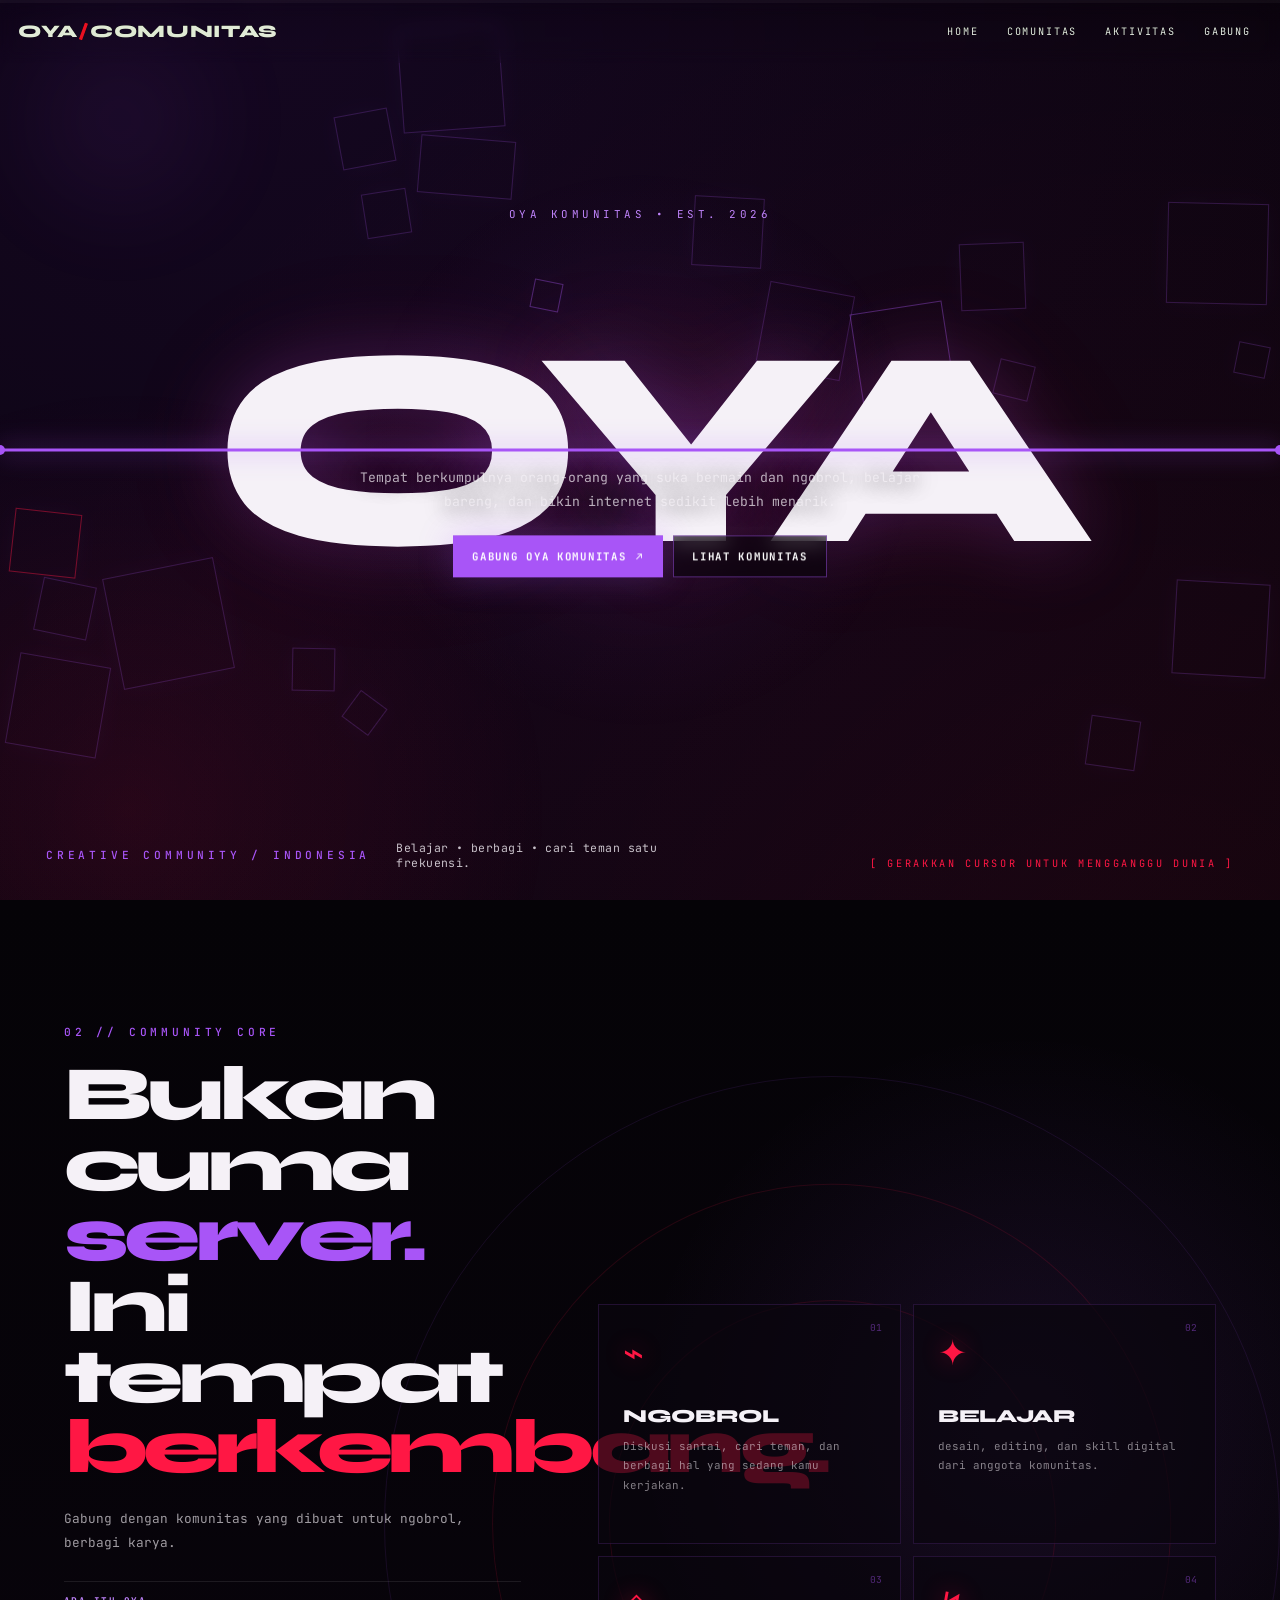
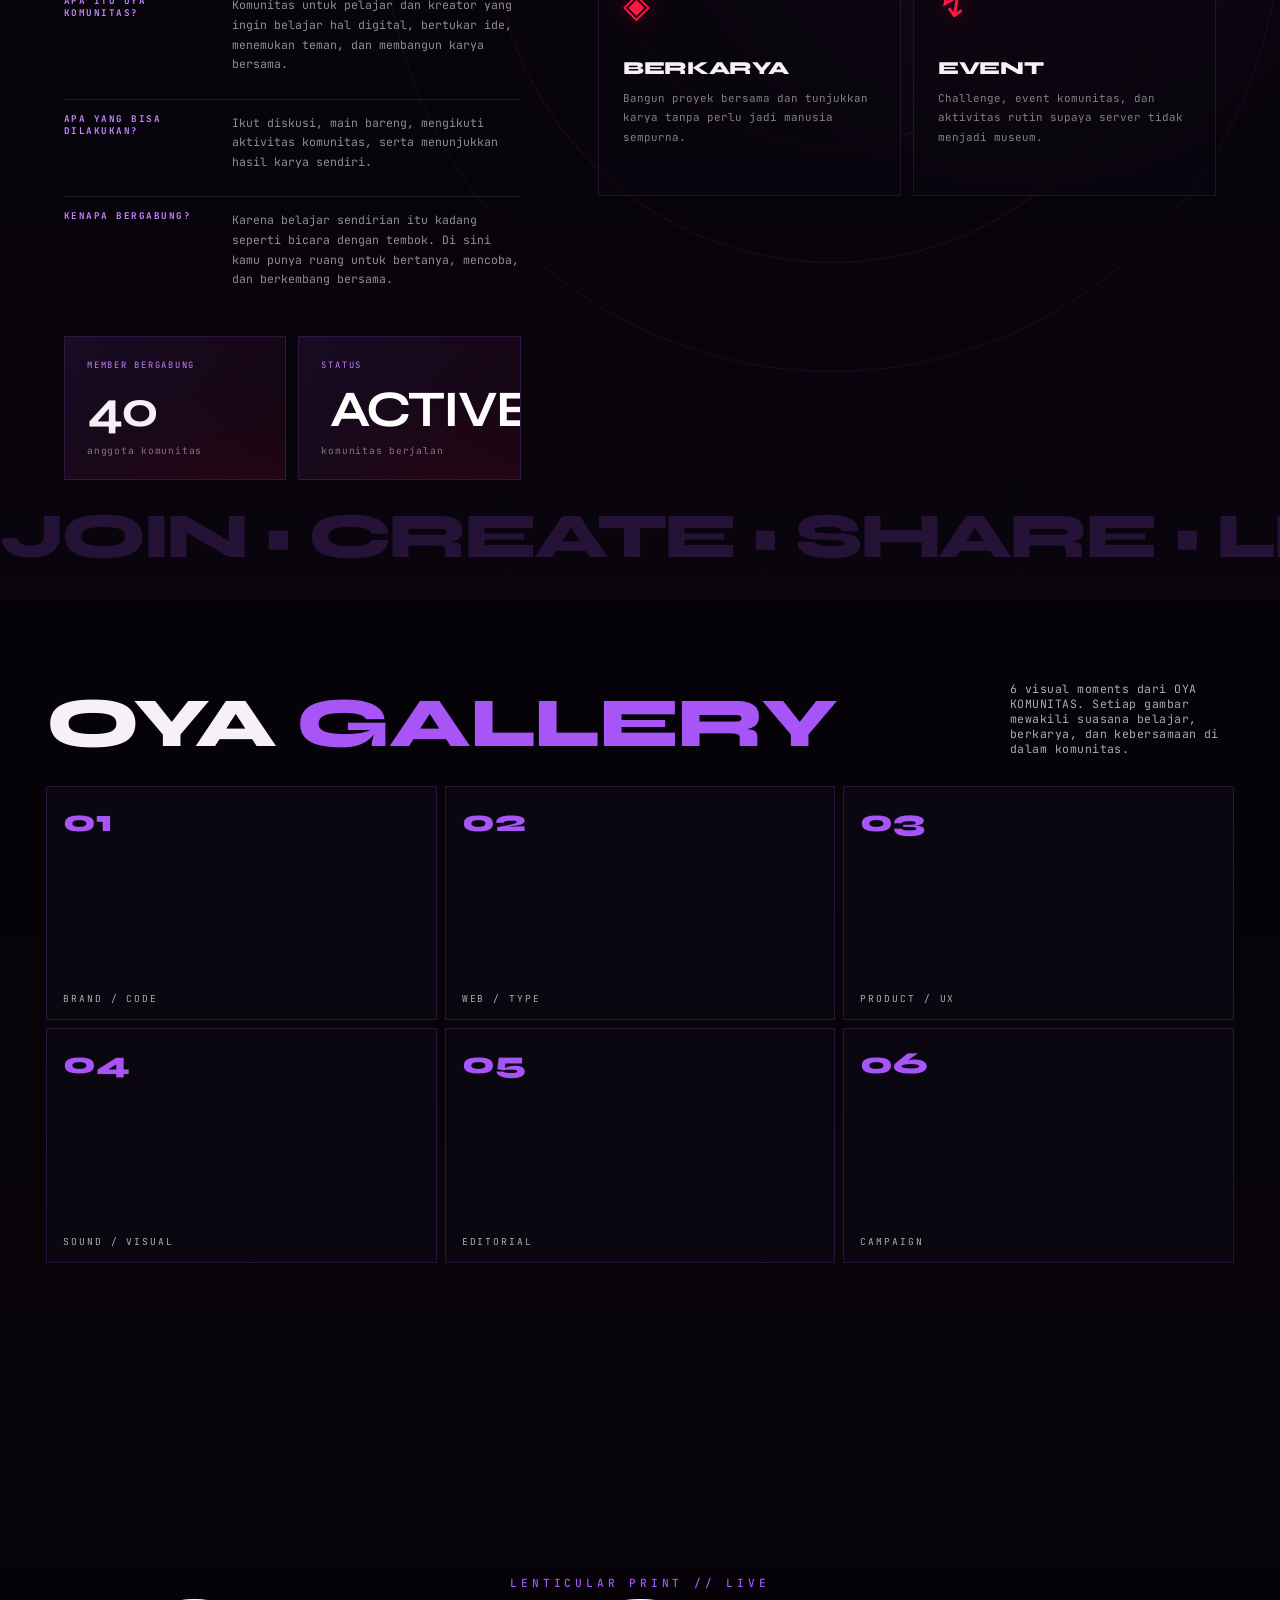
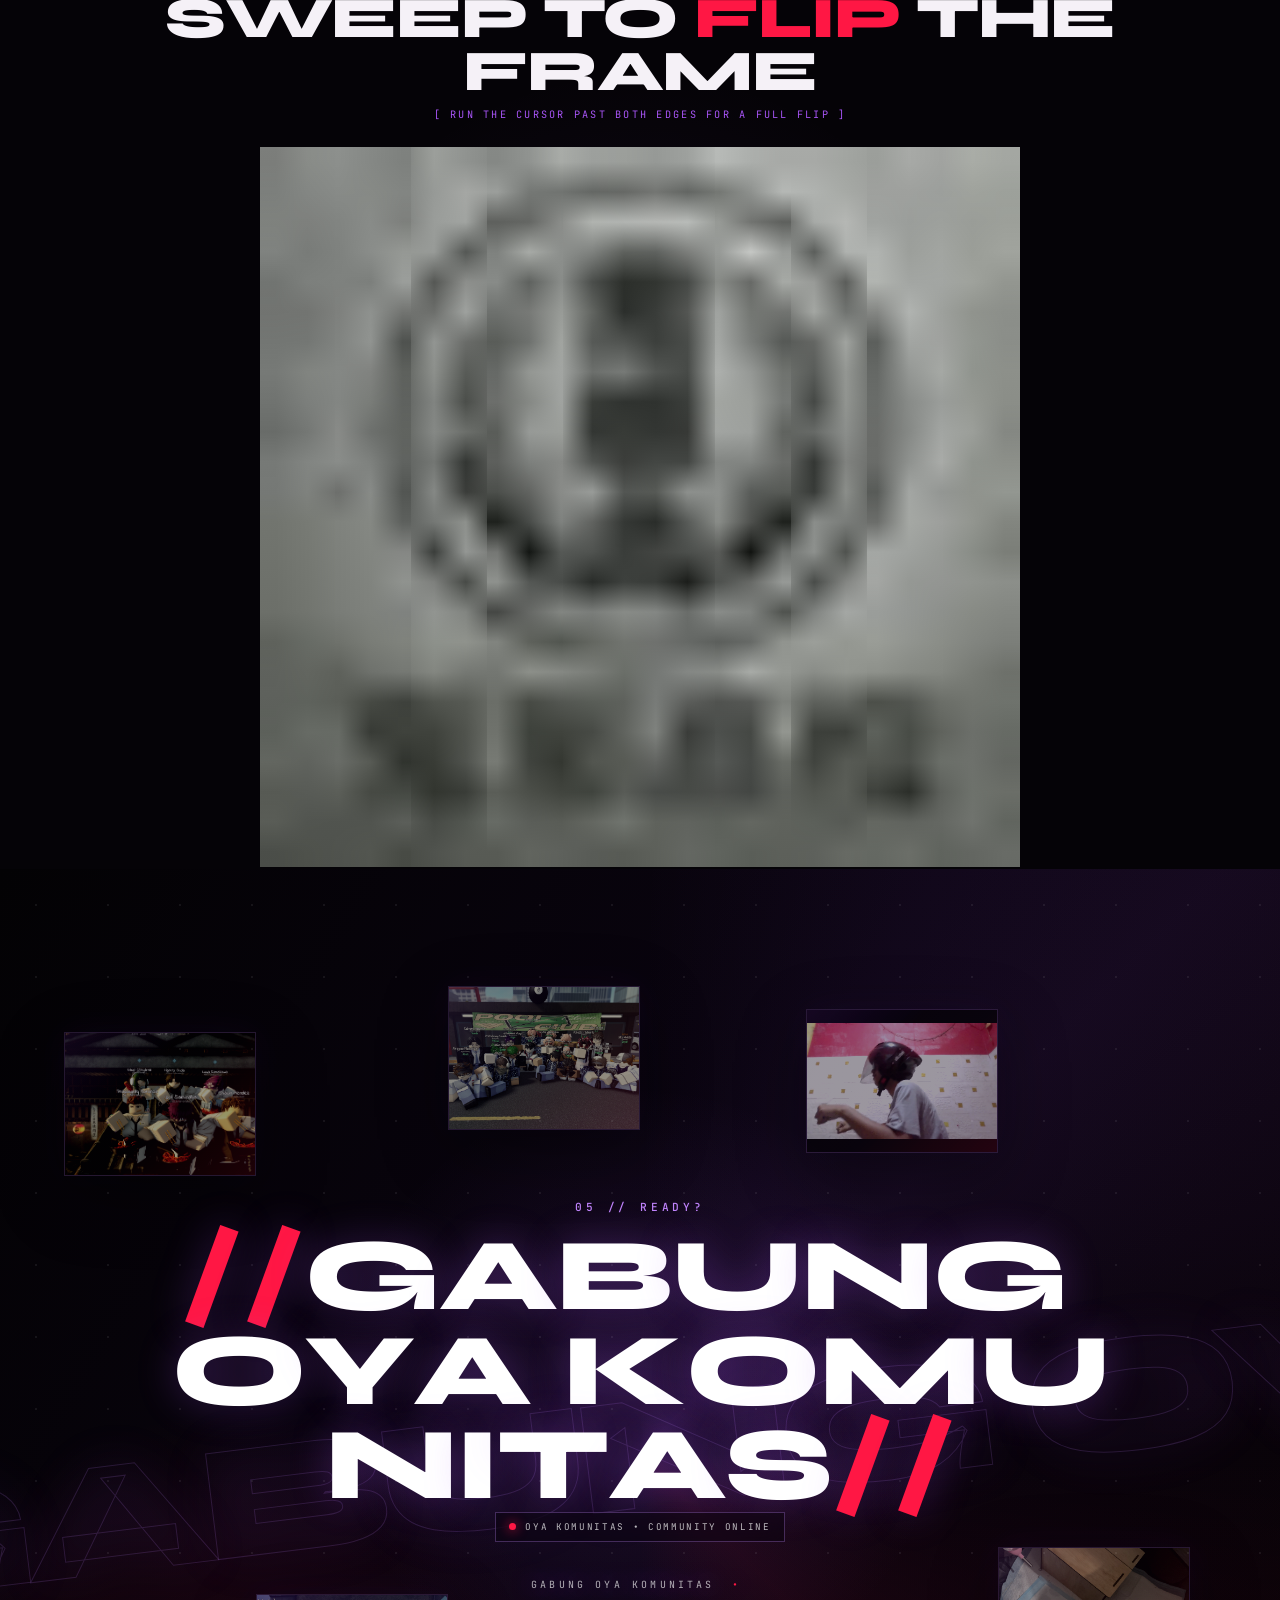
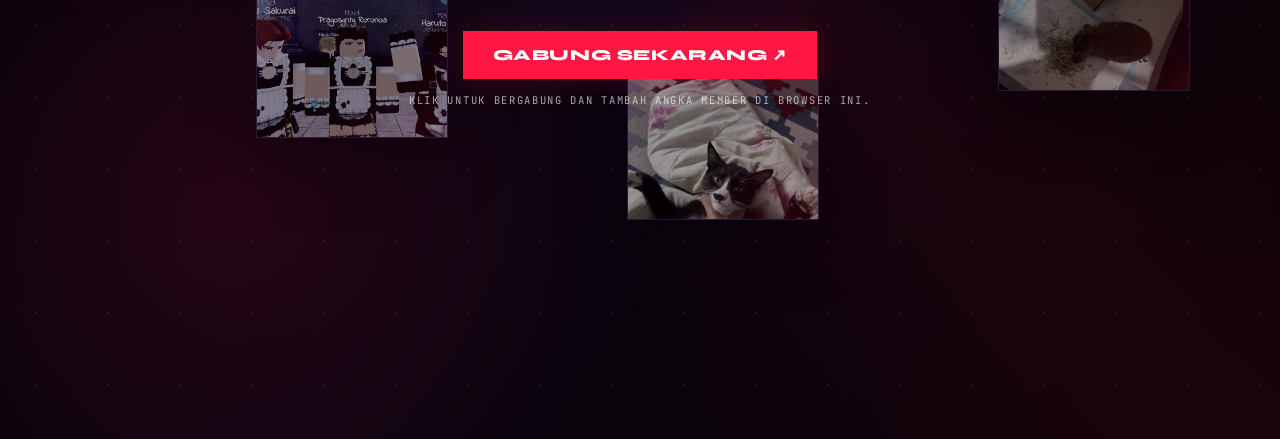
<file: index.html>
<!DOCTYPE html>
<html lang="id">
    <head>
        <meta charset="UTF-8">
        <meta name="viewport" content="width=device-width, initial-scale=1.0">
        <title>OYA COMUNITAS</title>
        <meta name="description"
              content="OYA COMUNITAS — ruang berkumpul, berbagi, belajar, berkarya, dan berkembang bersama.">
        <link rel="preconnect" href="https://fonts.googleapis.com">
        <link rel="preconnect" href="https://fonts.gstatic.com" crossorigin>
        <link href="https://fonts.googleapis.com/css2?family=JetBrains+Mono:wght@400;500;700&family=Syne:wght@700;800&display=swap"
              rel="stylesheet">
        <link rel="stylesheet" href="style.css">
    </head>
    <body>
        <div class="oya-scroll-progress" aria-hidden="true"><i id="oyaScrollProgress"></i></div>
        <div class="oya-floating-orb" aria-hidden="true"></div>
        <!-- ====================== TOP BAR ====================== -->
        <nav class="topbar">
            <a class="brand" href="#hero">OYA<span>/</span>COMUNITAS</a>
            <div class="nav-index">
                <a href="#hero">Home</a>
                <a href="#community">COMUNITAS</a>
                <a href="#projects">Aktivitas</a>
                <a href="#initiate">Gabung</a>
            </div>
        </nav>
        <!-- ====================== 01 HERO ====================== -->
        <section class="hero" id="hero">
            <div class="hero-kicker">OYA KOMUNITAS • EST. 2026</div>
            <h1 class="hero-title">OYA</h1>
            <div class="hero-copy">
                <p>Tempat berkumpulnya orang-orang yang suka bermain dan ngobrol, belajar bareng, dan bikin internet sedikit lebih menarik.</p>
                <div class="hero-actions">
                    <a class="community-btn primary" href="#initiate">GABUNG OYA KOMUNITAS <span>↗</span></a>
                    <a class="community-btn ghost" href="#community">LIHAT KOMUNITAS</a>
                </div>
            </div>
            <svg class="string-svg"
                 id="stringSvg"
                 preserveAspectRatio="none"
                 aria-hidden="true">
                <path class="string-path" id="stringPath"></path>
                <circle class="string-anchor" id="anchorL" r="5"></circle>
                <circle class="string-anchor" id="anchorR" r="5"></circle>
                <circle class="string-grip"   id="grip"    r="7"></circle>
            </svg>
            <div class="hero-foot">
                <span class="mono-label">CREATIVE COMMUNITY / INDONESIA</span>
                <p>Belajar • berbagi • cari teman satu frekuensi.</p>
            </div>
            <div class="hero-hint">[ gerakkan cursor untuk mengganggu dunia ]</div>
        </section>

        <!-- ====================== COMMUNITY ====================== -->
        <section class="community-section" id="community">
            <div class="community-orbit" aria-hidden="true"></div>
            <div class="community-grid">
                <div class="community-intro reveal-on-scroll">
                    <span class="mono-label">02 // COMMUNITY CORE</span>
                    <h2>Bukan cuma <i>server.</i><br>Ini tempat <span>berkembang.</span></h2>
                    <p>Gabung dengan komunitas yang dibuat untuk ngobrol, berbagi karya.</p>
                    <div class="school-explainer">
                        <div><b>APA ITU OYA KOMUNITAS?</b><span>Komunitas untuk pelajar dan kreator yang ingin belajar hal digital, bertukar ide, menemukan teman, dan membangun karya bersama.</span></div>
                        <div><b>APA YANG BISA DILAKUKAN?</b><span>Ikut diskusi, main bareng, mengikuti aktivitas komunitas, serta menunjukkan hasil karya sendiri.</span></div>
                        <div><b>KENAPA BERGABUNG?</b><span>Karena belajar sendirian itu kadang seperti bicara dengan tembok. Di sini kamu punya ruang untuk bertanya, mencoba, dan berkembang bersama.</span></div>
                    </div>
                    <div class="community-stats">
                        <div class="stat-card">
                            <span class="stat-label">MEMBER BERGABUNG</span>
                            <strong class="member-counter" id="memberCount" data-members="83">0</strong>
                            <small>anggota komunitas</small>
                        </div>
                        <div class="stat-card">
                            <span class="stat-label">STATUS</span>
                            <strong class="pulse-status"><i></i> ACTIVE</strong>
                            <small>komunitas berjalan</small>
                        </div>
                    </div>
                </div>
                <div class="community-features">
                    <article class="feature-card reveal-on-scroll" data-tilt>
                        <span class="feature-no">01</span>
                        <div class="feature-icon">⌁</div>
                        <h3>NGOBROL</h3>
                        <p>Diskusi santai, cari teman, dan berbagi hal yang sedang kamu kerjakan.</p>
                    </article>
                    <article class="feature-card reveal-on-scroll" data-tilt>
                        <span class="feature-no">02</span>
                        <div class="feature-icon">✦</div>
                        <h3>BELAJAR</h3>
                        <p>desain, editing, dan skill digital dari anggota komunitas.</p>
                    </article>
                    <article class="feature-card reveal-on-scroll" data-tilt>
                        <span class="feature-no">03</span>
                        <div class="feature-icon">◈</div>
                        <h3>BERKARYA</h3>
                        <p>Bangun proyek bersama dan tunjukkan karya tanpa perlu jadi manusia sempurna.</p>
                    </article>
                    <article class="feature-card reveal-on-scroll" data-tilt>
                        <span class="feature-no">04</span>
                        <div class="feature-icon">↯</div>
                        <h3>EVENT</h3>
                        <p>Challenge, event komunitas, dan aktivitas rutin supaya server tidak menjadi museum.</p>
                    </article>
                </div>
            </div>
            <div class="community-marquee" aria-hidden="true">
                <div>JOIN • CREATE • SHARE • LEARN • CONNECT • JOIN • CREATE • SHARE • LEARN • CONNECT • </div>
            </div>
        </section>
        <!-- ====================== 03 MATRIX ====================== -->
        <section class="matrix-wrap" id="projects">
            <div class="section-head">
                <h2>OYA <i>GALLERY</i></h2>
                <p>6 visual moments dari OYA KOMUNITAS. Setiap gambar mewakili suasana belajar, berkarya, dan kebersamaan di dalam komunitas.</p>
            </div>
            <div class="matrix" id="matrix">
                <!-- OYA gallery: 6 visual moments -->
                <div class="cell" tabindex="0" role="button" aria-label="Project Helix">
                    <div class="cell-media" style="background-image:url('images/1.png')"></div>
                    <div class="cell-num">01</div>
                    <div class="cell-name"></div>
                    <div class="cell-detail"></div>
                    <div class="cell-cat">Brand / Code</div>
                </div>
                <div class="cell" tabindex="0" role="button" aria-label="Project Drift">
                    <div class="cell-media" style="background-image:url('images/2.png')"></div>
                    <div class="cell-num">02</div>
                    <div class="cell-name"></div>
                    <div class="cell-detail"></div>
                    <div class="cell-cat">Web / Type</div>
                </div>
                <div class="cell" tabindex="0" role="button" aria-label="Project Onyx">
                    <div class="cell-media" style="background-image:url('images/3.png')"></div>
                    <div class="cell-num">03</div>
                    <div class="cell-name"></div>
                    <div class="cell-detail"></div>
                    <div class="cell-cat">Product / UX</div>
                </div>
                <div class="cell" tabindex="0" role="button" aria-label="Project Pulse">
                    <div class="cell-media" style="background-image:url('images/4.png')"></div>
                    <div class="cell-num">04</div>
                    <div class="cell-name"></div>
                    <div class="cell-detail"></div>
                    <div class="cell-cat">Sound / Visual</div>
                </div>
                <div class="cell" tabindex="0" role="button" aria-label="Project Vellum">
                    <div class="cell-media" style="background-image:url('images/5.png')"></div>
                    <div class="cell-num">05</div>
                    <div class="cell-name"></div>
                    <div class="cell-detail"></div>
                    <div class="cell-cat">Editorial</div>
                </div>
                <div class="cell" tabindex="0" role="button" aria-label="Project Signal">
                    <div class="cell-media" style="background-image:url('images/6.png')"></div>
                    <div class="cell-num">06</div>
                    <div class="cell-name"></div>
                    <div class="cell-detail"></div>
                    <div class="cell-cat">Campaign</div>
                </div>
            </div>
        </section>
        <!-- ====================== 04 LENTICULAR ====================== -->
        <section class="reveal" id="reveal">
            <div class="reveal-cap">
                <span class="mono-label">Lenticular Print // Live</span>
                <h2>SWEEP TO <i>FLIP</i> THE FRAME</h2>
                <p style="font-size:.64rem;
                          letter-spacing:.22em;
                          text-transform:uppercase;
                          color:var(--accent-1);
                          margin-top:10px">[ run the cursor past both edges for a full flip ]</p>
            </div>
            <div class="lenti-stage" id="lentiStage">
                <div class="lenti" id="lenti" aria-hidden="true"
                     data-front="images/dt.webp"
                     data-back="images/11.png"></div>
            </div>
        </section>
        <!-- ====================== 05 JOIN / INITIATE ====================== -->
        <footer class="initiate" id="initiate">
            <div class="join-motion" aria-hidden="true">
                <div class="join-backdrop-text">GABUNG OYA KOMUNITAS</div>
                <div class="join-particles"></div>
                <div class="join-gallery" id="joinGallery">
                    <div class="join-photo" data-depth="0.35"><img src="images/1.png" alt=""></div>
                    <div class="join-photo" data-depth="0.55"><img src="images/2.png" alt=""></div>
                    <div class="join-photo" data-depth="0.25"><img src="images/3.png" alt=""></div>
                    <div class="join-photo" data-depth="0.65"><img src="images/4.png" alt=""></div>
                    <div class="join-photo" data-depth="0.45"><img src="images/5.png" alt=""></div>
                    <div class="join-photo" data-depth="0.75"><img src="images/6.png" alt=""></div>
                </div>
            </div>
            <div class="initiate-inner">
                <span class="mono-label join-kicker">05 // READY?</span>
                <h2 class="scatter" id="scatter">//GABUNG OYA KOMUNITAS//</h2>
                <div class="oya-join-badge"><i></i> OYA KOMUNITAS • COMMUNITY ONLINE</div>
                <div class="join-school-label">GABUNG OYA KOMUNITAS <span>•</span></div>
                <div class="sub-wrap" id="subWrap">
                    <form class="subscribe" id="subscribe" novalidate>
                        <!--<input type="email"
                               class="sub-input"
                               id="subEmail"
                               placeholder="you@studio.com"
                               aria-label="Email address"
                               required>-->
                        <a href="https://discord.gg/HJ57pN7p8"target="_blank"rel="noopener noreferrer"class="sub-btn">GABUNG SEKARANG ↗</a>
                    </form>
                    <div class="sub-note" id="subNote">Klik untuk bergabung dan tambah angka member di browser ini.</div>
                </div>
            </div>
            <div class="sig-foot">
            </div>
        </footer>
        <script src="script.js"></script>
    </body>
</html>
</file>
<file: style.css>
/*
  Kinetic Template
  https://templatemo.com/tm-631-kinetic
*/

/* =========================================================
   THE KINETIC  //  Onyx & Acid-Violet
   Single file. Vanilla only. No frameworks.
   ========================================================= */

:root {
    --bg-main: #08080A;
    /* Deep Onyx */
    --text-main: #EFEFEF;
    /* Harsh Silver */
    --accent-1: #D0FF00;
    /* Acid Yellow */
    --accent-2: #FF9E5E;
    /* Soft Orange */
    --accent-2-bg: #D98268;
    /* Soft Terracotta - large fills only */

    /* derived onyx surfaces (kept near-black, never mid-tone) */
    --surf-1: #0D0D11;
    --surf-2: #131319;

    --ease-out: cubic-bezier(.16, 1, .3, 1);
    --ease-io: cubic-bezier(.86, 0, .07, 1);

    --edge-1: rgba(208, 255, 0, .22);
    --edge-2: rgba(255, 158, 94, .30);
}

* {
    margin: 0;
    padding: 0;
    box-sizing: border-box;
}

html {
    scroll-behavior: smooth;
}

body {
    background: var(--bg-main);
    color: var(--text-main);
    font-family: 'JetBrains Mono', monospace;
    -webkit-font-smoothing: antialiased;
    overflow-x: hidden;
}

::selection {
    background: var(--accent-1);
    color: var(--bg-main);
}

h1,
h2,
h3,
.syne {
    font-family: 'Syne', sans-serif;
    font-weight: 800;
    line-height: .92;
    letter-spacing: -.02em;
}

a {
    color: inherit;
    text-decoration: none;
}

.mono-label {
    font-size: .7rem;
    font-weight: 500;
    letter-spacing: .34em;
    text-transform: uppercase;
    color: var(--accent-1);
}

/* ---------- Fixed top bar ---------- */
.topbar {
    position: fixed;
    inset: 0 0 auto 0;
    z-index: 60;
    display: flex;
    align-items: center;
    justify-content: space-between;
    padding: 18px clamp(18px, 4vw, 1px);
    mix-blend-mode: difference;
    pointer-events: none;
}

.topbar a {
    pointer-events: auto;
}

.brand {
    font-family: 'Syne', sans-serif;
    font-weight: 800;
    font-size: 1.1rem;
    letter-spacing: .04em;
    color: var(--text-main);
}

.brand span {
    color: var(--accent-1);
}

.nav-index {
    display: flex;
    gap: 6px;
    flex-wrap: wrap;
    justify-content: flex-end;
}

.nav-index a {
    font-size: .64rem;
    letter-spacing: .18em;
    text-transform: uppercase;
    color: var(--text-main);
    padding: 6px 10px;
    border: 1px solid transparent;
    transition: background .35s var(--ease-out), color .35s var(--ease-out), transform .35s var(--ease-out);
}

.nav-index a:hover {
    background: var(--accent-1);
    color: var(--bg-main);
    transform: skewX(-8deg);
}

/* over the light footer: drop the difference blend, use solid dark text */
.topbar.on-light {
    mix-blend-mode: normal;
}

.topbar.on-light .brand,
.topbar.on-light .brand span,
.topbar.on-light .nav-index a {
    color: var(--bg-main);
}

.topbar.on-light .nav-index a:hover {
    background: var(--bg-main);
    color: var(--accent-1);
}

/* =========================================================
   01  //  HERO - ELASTIC STRING PHYSICS
   ========================================================= */
.hero {
    position: relative;
    height: 100vh;
    min-height: 620px;
    display: flex;
    align-items: center;
    justify-content: center;
    overflow: hidden;
}

.hero-title {
    font-size: clamp(3rem, 18vw, 15rem);
    text-align: center;
    color: var(--text-main);
    position: relative;
    z-index: 2;
    user-select: none;
    text-shadow: 0 0 60px rgba(8, 8, 10, .9);
}

.hero-title b {
    color: var(--accent-2);
    font-weight: inherit;
}

/* kinetic box field - subtle outlined shapes shoved aside by the string */
.field {
    position: absolute;
    inset: 0;
    z-index: 1;
    pointer-events: none;
}

.box {
    position: absolute;
    border: 1px solid rgba(239, 239, 239, .22);
    will-change: transform;
}

.box.acid {
    border-color: rgba(208, 255, 0, .40);
}

.box.warm {
    border-color: rgba(255, 158, 94, .42);
}

.string-svg {
    position: absolute;
    inset: 0;
    width: 100%;
    height: 100%;
    z-index: 3;
    pointer-events: none;
}

.string-path {
    fill: none;
    stroke: var(--accent-1);
    stroke-width: 3;
    stroke-linecap: round;
    filter: drop-shadow(0 0 10px rgba(208, 255, 0, .65));
}

.string-anchor {
    fill: var(--accent-1);
}

.string-grip {
    fill: var(--accent-2);
    filter: drop-shadow(0 0 8px rgba(255, 158, 94, .8));
}

.hero-foot {
    position: absolute;
    left: clamp(18px, 4vw, 46px);
    bottom: 30px;
    z-index: 4;
    display: flex;
    gap: 26px;
    flex-wrap: wrap;
    align-items: center;
    max-width: 90vw;
}

.hero-foot p {
    font-size: .72rem;
    letter-spacing: .04em;
    color: var(--text-main);
    opacity: .8;
    max-width: 40ch;
}

.hero-hint {
    position: absolute;
    right: clamp(18px, 4vw, 46px);
    bottom: 30px;
    z-index: 4;
    font-size: .64rem;
    letter-spacing: .26em;
    text-transform: uppercase;
    color: var(--accent-2);
}

/* =========================================================
   02  //  2D MATRIX ACCORDION
   ========================================================= */
.matrix-wrap {
    padding: clamp(60px, 9vh, 120px) clamp(18px, 4vw, 46px) clamp(40px, 7vh, 90px);
}

.section-head {
    display: flex;
    align-items: flex-end;
    justify-content: space-between;
    gap: 24px;
    flex-wrap: wrap;
    margin-bottom: 30px;
}

.section-head h2 {
    font-size: clamp(2rem, 6vw, 4.4rem);
    color: var(--text-main);
}

.section-head h2 i {
    color: var(--accent-1);
    font-style: normal;
}

.section-head p {
    font-size: .72rem;
    letter-spacing: .04em;
    opacity: .7;
    max-width: 32ch;
}

.matrix {
    display: grid;
    grid-template-columns: 1fr 1fr 1fr;
    grid-template-rows: 1fr 1fr 1fr;
    gap: 8px;
    height: 80vh;
    min-height: 520px;
    transition: grid-template-columns .75s var(--ease-io), grid-template-rows .75s var(--ease-io);
}

.cell {
    position: relative;
    overflow: hidden;
    cursor: pointer;
    background: var(--surf-1);
    border: 1px solid var(--edge-1);
    padding: 16px;
    outline: none;
    transition: background .5s var(--ease-out), border-color .5s var(--ease-out);
}

.cell:focus-visible {
    border-color: var(--accent-1);
    box-shadow: inset 0 0 0 2px var(--accent-1);
}

.cell::before {
    content: "";
    position: absolute;
    inset: 0;
    background: var(--accent-2);
    transform: translateY(101%);
    transition: transform .45s var(--ease-io);
    z-index: 0;
}

.cell:hover::before {
    transform: translateY(0);
}

.cell:hover {
    border-color: var(--accent-2);
}

.cell:hover .cell-num,
.cell:hover .cell-name,
.cell:hover .cell-cat {
    color: var(--bg-main);
}

.cell-media {
    position: absolute;
    inset: 0;
    z-index: 0;
    background-size: cover;
    background-position: center;
    opacity: 0;
    transform: scale(1.14);
    filter: grayscale(.4) contrast(1.06);
    transition: opacity .6s var(--ease-out), transform 1s var(--ease-out);
    pointer-events: none;
}

.cell-media::after {
    content: "";
    position: absolute;
    inset: 0;
    background: linear-gradient(180deg,
            rgba(8, 8, 10, .30) 0%,
            rgba(8, 8, 10, .55) 50%,
            rgba(255, 158, 94, .55) 100%);
}

.cell.is-active .cell-media {
    opacity: 1;
    transform: scale(1);
}

.cell-num {
    position: relative;
    z-index: 1;
    font-family: 'Syne', sans-serif;
    font-weight: 800;
    font-size: clamp(1.2rem, 2.4vw, 2rem);
    color: var(--accent-1);
    transition: color .4s var(--ease-out);
}

.cell-name {
    position: relative;
    z-index: 1;
    font-family: 'Syne', sans-serif;
    font-weight: 800;
    font-size: clamp(.95rem, 1.6vw, 1.5rem);
    color: var(--text-main);
    margin-top: 6px;
    transition: color .4s var(--ease-out);
}

.cell-cat {
    position: absolute;
    left: 16px;
    bottom: 14px;
    z-index: 1;
    font-size: .6rem;
    letter-spacing: .2em;
    text-transform: uppercase;
    color: var(--text-main);
    opacity: .7;
    transition: color .4s var(--ease-out);
}

.cell-detail {
    position: absolute;
    left: 16px;
    right: 16px;
    bottom: 40px;
    z-index: 1;
    font-size: .74rem;
    line-height: 1.5;
    color: var(--text-main);
    opacity: 0;
    transform: translateY(10px);
    transition: opacity .5s var(--ease-out) .15s, transform .5s var(--ease-out) .15s;
    max-width: 46ch;
}

.cell.is-active {
    background: var(--surf-2);
    border-color: var(--accent-1);
}

.cell.is-active::before {
    transform: translateY(101%);
}

.cell.is-active .cell-num {
    color: var(--accent-1);
}

.cell.is-active .cell-detail {
    opacity: 1;
    transform: translateY(0);
}

.cell.is-dim {
    opacity: .55;
}

.cell.is-dim .cell-name,
.cell.is-dim .cell-cat,
.cell.is-dim .cell-detail {
    display: none;
}

/* =========================================================
   03  //  LENTICULAR STRIP REVEAL
   ========================================================= */
.reveal {
    height: 100vh;
    min-height: 620px;
    display: flex;
    flex-direction: column;
    align-items: center;
    justify-content: center;
    gap: 26px;
    padding: 80px clamp(18px, 4vw, 46px);
}

.reveal-cap {
    text-align: center;
}

.reveal-cap h2 {
    font-size: clamp(1.8rem, 5vw, 3.6rem);
    color: var(--text-main);
}

.reveal-cap h2 i {
    color: var(--accent-2);
    font-style: normal;
}

.lenti-stage {
    width: 100%;
    display: flex;
    align-items: center;
    justify-content: center;
    padding: 0 clamp(70px, 12vw, 150px);
    /* extra room L/R so edge slices flip fully */
    touch-action: pan-y;
}

.lenti {
    width: 60vw;
    height: 80vh;
    max-width: 760px;
    perspective: 1000px;
    display: flex;
    touch-action: pan-y;
}

.slice {
    flex: 1 0 0;
    height: 100%;
    position: relative;
    transform-style: preserve-3d;
    will-change: transform;
}

.face {
    position: absolute;
    top: 0;
    bottom: 0;
    left: -1px;
    right: -1px;
    backface-visibility: hidden;
    -webkit-backface-visibility: hidden;
    background-size: 60vw 80vh;
    background-repeat: no-repeat;
}

.face.back {
    transform: rotateY(180deg);
}

.face.front {
    background-blend-mode: luminosity;
}

.face.back {
    background-blend-mode: luminosity;
}

@media(max-width:760px) {
    .lenti {
        width: 88vw;
        height: 64vh;
    }

    .face {
        background-size: 88vw 64vh;
    }
}

/* =========================================================
   04  //  TYPOGRAPHIC SCATTER & SIGNATURE
   ========================================================= */
.initiate {
    position: relative;
    min-height: 130vh;
    background: var(--accent-2-bg);
    color: var(--bg-main);
    display: flex;
    align-items: center;
    justify-content: center;
    padding: 120px clamp(18px, 4vw, 46px);
    overflow: hidden;
}

.initiate-inner {
    display: flex;
    flex-direction: column;
    align-items: center;
    width: 100%;
}

.scatter {
    font-family: 'Syne', sans-serif;
    font-weight: 800;
    font-size: clamp(1.65rem, 8vw, 7rem);
    line-height: .92;
    text-align: center;
    color: var(--bg-main);
    display: flex;
    flex-wrap: wrap;
    justify-content: center;
    align-items: center;
    max-width: 1000px;
}

.scatter .glyph {
    display: inline-block;
    will-change: transform;
    cursor: pointer;
}

.scatter .glyph.space {
    width: .32em;
}

.scatter .glyph.slash {
    color: var(--accent-1);
}

/* subscribe form - present only while the type is assembled */
.sub-wrap {
    margin-top: 40px;
    text-align: center;
    will-change: opacity, transform;
}

.subscribe {
    display: flex;
    gap: 10px;
    flex-wrap: wrap;
    justify-content: center;
    align-items: stretch;
}

.sub-input {
    font-family: 'JetBrains Mono', monospace;
    font-size: .9rem;
    background: transparent;
    color: var(--bg-main);
    border: 2px solid var(--bg-main);
    padding: 13px 18px;
    min-width: clamp(200px, 52vw, 300px);
    outline: none;
}

.sub-input::placeholder {
    color: rgba(8, 8, 10, .5);
}

.sub-input:focus {
    border-color: var(--accent-1);
}

.sub-btn {
    font-family: 'Syne', sans-serif;
    font-weight: 800;
    font-size: .95rem;
    letter-spacing: .04em;
    text-transform: uppercase;
    background: var(--bg-main);
    color: var(--accent-1);
    border: 2px solid var(--bg-main);
    padding: 13px 28px;
    cursor: pointer;
    transition: transform .3s var(--ease-out), background .3s var(--ease-out), color .3s var(--ease-out);
}

.sub-btn:hover {
    background: transparent;
    color: var(--bg-main);
    transform: skewX(-8deg);
}

.sub-note {
    margin-top: 14px;
    min-height: 1em;
    font-size: .66rem;
    letter-spacing: .16em;
    text-transform: uppercase;
    color: var(--bg-main);
}

.sig-foot {
    position: absolute;
    left: 0;
    right: 0;
    bottom: 0;
    z-index: 5;
    display: flex;
    align-items: center;
    justify-content: space-between;
    gap: 18px;
    flex-wrap: wrap;
    padding: 18px clamp(18px, 4vw, 46px);
    font-size: .66rem;
    letter-spacing: .14em;
    text-transform: uppercase;
    color: var(--bg-main);
}

.sig-foot a {
    border-bottom: 2px solid var(--bg-main);
    padding-bottom: 1px;
    transition: background .3s var(--ease-out), color .3s var(--ease-out), padding .3s var(--ease-out);
}

.sig-foot a:hover {
    background: var(--bg-main);
    color: var(--accent-1);
    padding: 2px 6px;
    border-color: transparent;
}

/* ---------- reduced motion ---------- */
@media (prefers-reduced-motion: reduce) {
    html {
        scroll-behavior: auto;
    }

    .scatter .glyph {
        transform: none !important;
        transition: none;
    }

    .slice {
        transform: none !important;
    }
}


/* =========================================================
   OYA COMMUNITY // BLACK + PURPLE + RED PROMO SYSTEM
   ========================================================= */
:root{
    --bg-main:#050307;
    --text-main:#f5f1f7;
    --accent-1:#a855f7;
    --accent-2:#ff1744;
    --accent-2-bg:#16070d;
    --surf-1:#0b0710;
    --surf-2:#120b18;
    --purple:#a855f7;
    --purple-soft:#c084fc;
    --red:#ff1744;
    --red-dark:#8b1028;
    --edge-1:rgba(168,85,247,.24);
    --edge-2:rgba(255,23,68,.30);
}
body{
    background:
      radial-gradient(circle at 20% 0%,rgba(126,34,206,.13),transparent 30%),
      radial-gradient(circle at 90% 20%,rgba(255,23,68,.08),transparent 28%),
      var(--bg-main);
}
::selection{background:var(--red);color:#fff}
.topbar{background:linear-gradient(180deg,rgba(5,3,7,.65),transparent);backdrop-filter:blur(8px);-webkit-backdrop-filter:blur(8px)}
.brand span{color:var(--red)}
.nav-index a:hover{background:var(--purple);color:#fff}
.hero{background:
  radial-gradient(circle at 50% 50%,rgba(168,85,247,.08),transparent 36%),
  radial-gradient(circle at 10% 90%,rgba(255,23,68,.10),transparent 30%);}
.hero-title{font-size:clamp(4.5rem,22vw,18rem);letter-spacing:-.09em;text-shadow:0 0 70px rgba(168,85,247,.22),0 0 120px rgba(255,23,68,.12)}
.hero-title b{color:var(--red)}
.hero-kicker{position:absolute;top:23%;z-index:4;font-size:.68rem;letter-spacing:.32em;color:var(--purple-soft);text-transform:uppercase}
.hero-copy{position:absolute;z-index:5;left:50%;top:58%;transform:translate(-50%,-50%);width:min(560px,90vw);text-align:center}
.hero-copy p{font-size:.82rem;line-height:1.8;color:rgba(245,241,247,.72);text-shadow:0 2px 20px #050307}
.hero-actions{display:flex;justify-content:center;gap:10px;flex-wrap:wrap;margin-top:22px}
.community-btn{display:inline-flex;align-items:center;gap:10px;padding:13px 18px;border:1px solid rgba(168,85,247,.45);font-size:.67rem;letter-spacing:.16em;font-weight:700;transition:.35s var(--ease-out);backdrop-filter:blur(10px)}
.community-btn.primary{background:var(--purple);color:#fff;box-shadow:0 0 35px rgba(168,85,247,.25)}
.community-btn.primary:hover{background:var(--red);transform:translateY(-4px);box-shadow:0 10px 35px rgba(255,23,68,.28)}
.community-btn.ghost{background:rgba(5,3,7,.55);color:#fff}
.community-btn.ghost:hover{border-color:var(--red);color:#ff6b87;transform:translateY(-4px)}
.string-path{stroke:var(--purple);filter:drop-shadow(0 0 12px rgba(168,85,247,.85))}
.string-anchor{fill:var(--purple)}
.string-grip{fill:var(--red);filter:drop-shadow(0 0 12px rgba(255,23,68,.85))}
.box{border-color:rgba(168,85,247,.22);box-shadow:0 0 25px rgba(168,85,247,.03)}
.box.acid{border-color:rgba(168,85,247,.38)}
.box.warm{border-color:rgba(255,23,68,.42)}

.community-section{position:relative;min-height:100vh;padding:120px clamp(18px,5vw,70px);overflow:hidden;background:
 radial-gradient(circle at 80% 40%,rgba(168,85,247,.11),transparent 30%),
 linear-gradient(180deg,#050307 0%,#09040d 100%)}
.community-orbit{position:absolute;width:70vw;height:70vw;max-width:900px;max-height:900px;border:1px solid rgba(168,85,247,.10);border-radius:50%;left:65%;top:48%;transform:translate(-50%,-50%);animation:orbitSpin 24s linear infinite;pointer-events:none}
.community-orbit:before,.community-orbit:after{content:"";position:absolute;border-radius:50%;border:1px solid rgba(255,23,68,.13);inset:12%;transform:rotate(32deg)}
.community-orbit:after{inset:25%;transform:rotate(-54deg)}
@keyframes orbitSpin{to{transform:translate(-50%,-50%) rotate(360deg)}}
.community-grid{position:relative;z-index:2;display:grid;grid-template-columns:minmax(280px,.85fr) minmax(420px,1.15fr);gap:clamp(30px,6vw,90px);align-items:center;max-width:1400px;margin:auto}
.community-intro h2{font-size:clamp(2.5rem,6vw,6rem);margin:18px 0 24px;letter-spacing:-.06em}
.community-intro h2 i{font-style:normal;color:var(--purple)}
.community-intro h2 span{color:var(--red)}
.community-intro>p{max-width:55ch;color:rgba(245,241,247,.64);font-size:.8rem;line-height:1.9}
.community-stats{display:grid;grid-template-columns:1fr 1fr;gap:12px;margin-top:34px}
.stat-card{position:relative;padding:22px;background:linear-gradient(135deg,rgba(168,85,247,.10),rgba(255,23,68,.05));border:1px solid rgba(168,85,247,.18);overflow:hidden}
.stat-card:after{content:"";position:absolute;inset:auto -30% -70% 30%;height:100px;background:var(--red);filter:blur(55px);opacity:.13}
.stat-label{display:block;font-size:.55rem;letter-spacing:.2em;color:var(--purple-soft);margin-bottom:8px}
.stat-card strong{display:block;font-family:Syne,sans-serif;font-size:clamp(1.8rem,4vw,3.4rem);letter-spacing:-.04em}
.stat-card small{display:block;margin-top:4px;font-size:.6rem;letter-spacing:.08em;opacity:.48}
.pulse-status{display:flex!important;align-items:center;gap:9px;color:#fff}
.pulse-status i{width:8px;height:8px;background:#ff1744;border-radius:50%;box-shadow:0 0 16px #ff1744;animation:statusPulse 1.4s ease-in-out infinite}
@keyframes statusPulse{50%{transform:scale(1.7);opacity:.35}}
.community-features{display:grid;grid-template-columns:1fr 1fr;gap:12px}
.feature-card{min-height:240px;padding:24px;background:rgba(10,6,15,.72);border:1px solid rgba(168,85,247,.16);position:relative;overflow:hidden;transition:border-color .4s,background .4s,transform .2s;transform-style:preserve-3d}
.feature-card:before{content:"";position:absolute;inset:0;background:linear-gradient(135deg,rgba(168,85,247,.13),transparent 42%,rgba(255,23,68,.10));opacity:0;transition:opacity .4s}
.feature-card:hover{border-color:rgba(255,23,68,.5);background:rgba(16,7,21,.88)}
.feature-card:hover:before{opacity:1}
.feature-no{position:absolute;right:18px;top:16px;color:rgba(168,85,247,.45);font-size:.6rem}
.feature-icon{position:relative;font-size:2.2rem;color:var(--red);margin-bottom:32px;text-shadow:0 0 24px rgba(255,23,68,.45)}
.feature-card h3{position:relative;font-size:1.15rem;margin-bottom:12px}
.feature-card p{position:relative;font-size:.68rem;line-height:1.8;color:rgba(245,241,247,.52)}
.community-marquee{position:absolute;bottom:25px;left:0;width:100%;overflow:hidden;white-space:nowrap;color:rgba(168,85,247,.18);font-family:Syne,sans-serif;font-size:clamp(2rem,5vw,5rem);font-weight:800;letter-spacing:-.05em}
.community-marquee div{width:max-content;animation:marquee 26s linear infinite}
@keyframes marquee{to{transform:translateX(-50%)}}
.reveal-on-scroll{opacity:0;transform:translateY(40px);transition:opacity .8s var(--ease-out),transform .8s var(--ease-out)}
.reveal-on-scroll.in-view{opacity:1;transform:translateY(0)}
.reveal-on-scroll:nth-child(2){transition-delay:.08s}.reveal-on-scroll:nth-child(3){transition-delay:.16s}.reveal-on-scroll:nth-child(4){transition-delay:.24s}
.matrix-wrap{background:linear-gradient(180deg,#050307,#08040b)}
.cell{border-color:rgba(168,85,247,.18)}
.cell::before{background:var(--red)}
.cell:hover{border-color:var(--red)}
.cell-media::after{background:linear-gradient(180deg,rgba(5,3,7,.25),rgba(5,3,7,.62),rgba(255,23,68,.45))}
.cell.is-active{border-color:var(--purple)}
.reveal{background:radial-gradient(circle at 50% 50%,rgba(168,85,247,.08),transparent 45%)}
.initiate{background:
 radial-gradient(circle at 50% 0%,rgba(168,85,247,.24),transparent 45%),
 linear-gradient(135deg,#16060d,#09040f 60%,#050307);color:#fff}
.initiate .scatter{color:#fff;text-shadow:0 0 40px rgba(168,85,247,.28)}
.initiate .scatter .slash{color:var(--red)}
.sub-input{color:#fff;border-color:rgba(168,85,247,.7)}
.sub-input::placeholder{color:rgba(255,255,255,.35)}
.sub-btn{background:var(--red);color:#fff;border-color:var(--red);box-shadow:0 0 30px rgba(255,23,68,.2)}
.sub-btn:hover{background:var(--purple);color:#fff;border-color:var(--purple)}
.sub-note{color:rgba(255,255,255,.65)}
.sig-foot{color:rgba(255,255,255,.55)}
.sig-foot a{border-color:var(--red)}
.join-kicker{margin-bottom:15px;color:var(--purple-soft)}
@media(max-width:850px){
 .community-grid{grid-template-columns:1fr}
 .community-orbit{left:50%;top:55%;width:120vw;height:120vw}
 .community-features{grid-template-columns:1fr 1fr}
 .hero-copy{top:60%}
}
@media(max-width:560px){
    .topbar {
        padding: 8px 10px;
    }

    .brand {
        font-size: .8rem;
    }

    .nav-index {
        gap: 2px;
    }

    .nav-index a {
        padding: 4px 5px;
        font-size: .48rem;
        letter-spacing: .08em;
    }

    .hero-kicker {
        top: 18%;
        font-size: .55rem;
    }

    .hero-copy {
        top: 61%;
    }

    .community-section {
        padding-top: 100px;
    }

    .community-features,
    .community-stats {
        grid-template-columns: 1fr;
    }

    .feature-card {
        min-height: 190px;
    }

    .community-marquee {
        bottom: 12px;
  }
}

.cursor-glow{
 position:fixed;z-index:0;pointer-events:none;width:420px;height:420px;border-radius:50%;
 left:calc(var(--cursor-x,50vw) - 210px);top:calc(var(--cursor-y,50vh) - 210px);
 background:radial-gradient(circle,rgba(168,85,247,.075),rgba(255,23,68,.025) 35%,transparent 70%);
 mix-blend-mode:screen;filter:blur(10px)
}

.school-explainer{display:grid;gap:12px;margin-top:26px;max-width:720px}
.school-explainer>div{display:grid;grid-template-columns:minmax(150px,.34fr) 1fr;gap:18px;padding:13px 0;border-top:1px solid rgba(255,255,255,.09)}
.school-explainer b{font-size:.58rem;letter-spacing:.16em;color:#c084fc}
.school-explainer span{font-size:.72rem;line-height:1.7;color:rgba(245,241,247,.58)}
@media(max-width:700px){.school-explainer>div{grid-template-columns:1fr;gap:6px}.school-explainer span{font-size:.68rem}.join-photo{width:clamp(95px,28vw,145px)}}

.member-pop{animation:memberPop .65s var(--ease-out)}
@keyframes memberPop{40%{color:var(--red);transform:scale(1.12)}100%{transform:scale(1)}}

/* =========================================================
   OYA HIGH SCHOOL // CINEMATIC 01—09 MOTION GALLERY
   ========================================================= */
.join-motion{
    position:absolute;inset:0;overflow:hidden;pointer-events:none;
    isolation:isolate;background:
      radial-gradient(circle at 50% 45%,rgba(168,85,247,.13),transparent 34%),
      radial-gradient(circle at 18% 80%,rgba(255,23,68,.12),transparent 28%),
      linear-gradient(120deg,#030204 0%,#0a0410 48%,#080205 100%);
}
.join-motion:before{
    content:"";position:absolute;inset:-30%;
    background:conic-gradient(from 0deg,transparent,rgba(168,85,247,.08),transparent 25%,rgba(255,23,68,.07),transparent 50%);
    animation:joinAurora 16s linear infinite;z-index:0;
}
@keyframes joinAurora{to{transform:rotate(360deg)}}
.join-backdrop-text{
    position:absolute;left:50%;top:50%;z-index:1;width:130%;
    transform:translate(-50%,-50%) rotate(-7deg);
    font-family:Syne,sans-serif;font-weight:800;font-size:clamp(4rem,13vw,13rem);
    line-height:.78;letter-spacing:-.08em;white-space:nowrap;text-align:center;
    color:transparent;-webkit-text-stroke:1px rgba(192,132,252,.16);
    text-shadow:0 0 55px rgba(168,85,247,.08);
    animation:schoolText 10s ease-in-out infinite alternate;
}
@keyframes schoolText{from{transform:translate(-53%,-48%) rotate(-7deg)}to{transform:translate(-47%,-52%) rotate(-4deg)}}
.join-gallery{position:absolute;inset:0;z-index:2;transform-style:preserve-3d;perspective:1000px}
.join-photo{
    position:absolute;width:clamp(110px,15vw,230px);aspect-ratio:4/3;overflow:hidden;
    border:1px solid rgba(192,132,252,.32);background:#09050d;
    box-shadow:0 20px 70px rgba(0,0,0,.65),0 0 35px rgba(168,85,247,.12);
    opacity:.58;filter:saturate(.85) contrast(1.08);
    transform-style:preserve-3d;will-change:transform;
    transition:opacity .5s,filter .5s,border-color .5s;
    animation:photoFloat 7s ease-in-out infinite alternate;
}
.join-photo:nth-child(1){left:5%;top:14%;animation-delay:-1s}
.join-photo:nth-child(2){left:20%;top:62%;animation-delay:-4s}
.join-photo:nth-child(3){left:35%;top:10%;animation-delay:-2s}
.join-photo:nth-child(4){left:49%;top:69%;animation-delay:-6s}
.join-photo:nth-child(5){left:63%;top:12%;animation-delay:-3s}
.join-photo:nth-child(6){left:78%;top:58%;animation-delay:-5s}
.join-photo:nth-child(7){left:88%;top:20%;animation-delay:-2.5s}
.join-photo:nth-child(8){left:7%;top:78%;animation-delay:-6.5s}
.join-photo:nth-child(9){left:72%;top:76%;animation-delay:-4.5s}
.join-photo img{width:100%;height:100%;object-fit:cover;display:block;transform:scale(1.08);animation:photoZoom 9s ease-in-out infinite alternate}
.join-photo:after{content:"";position:absolute;inset:0;background:linear-gradient(135deg,rgba(168,85,247,.22),transparent 45%,rgba(255,23,68,.24));mix-blend-mode:screen}
@keyframes photoFloat{from{margin-top:-12px;transform:rotate(-2deg)}to{margin-top:14px;transform:rotate(2deg)}}
@keyframes photoZoom{from{transform:scale(1.06)}to{transform:scale(1.17)}}
.join-particles{position:absolute;inset:0;z-index:3;background-image:radial-gradient(circle,rgba(255,255,255,.7) 0 1px,transparent 1.5px);background-size:72px 72px;opacity:.10;animation:particleDrift 20s linear infinite}
@keyframes particleDrift{to{background-position:144px 144px}}
.initiate-inner{position:relative;z-index:10}
.join-school-label{
    margin:18px auto 0;text-align:center;font-size:.62rem;letter-spacing:.32em;
    color:rgba(255,255,255,.68);text-transform:uppercase;text-shadow:0 0 22px rgba(168,85,247,.8);
    animation:schoolPulse 2.6s ease-in-out infinite;
}
.join-school-label span{color:var(--red);padding:0 8px}
@keyframes schoolPulse{50%{letter-spacing:.42em;color:#fff;text-shadow:0 0 30px rgba(255,23,68,.65)}}

/* Make all 01—09 gallery images visibly alive, not decorative wallpaper. */
.cell-media{animation:cellPan 9s ease-in-out infinite alternate;will-change:transform}
.cell:nth-child(2) .cell-media{animation-delay:-1s}.cell:nth-child(3) .cell-media{animation-delay:-2s}
.cell:nth-child(4) .cell-media{animation-delay:-3s}.cell:nth-child(5) .cell-media{animation-delay:-4s}
.cell:nth-child(6) .cell-media{animation-delay:-5s}.cell:nth-child(7) .cell-media{animation-delay:-6s}
.cell:nth-child(8) .cell-media{animation-delay:-7s}.cell:nth-child(9) .cell-media{animation-delay:-8s}
@keyframes cellPan{from{transform:scale(1.04) translate3d(-1%,0,0)}to{transform:scale(1.13) translate3d(2%,-2%,0)}}

@media(max-width:700px){
 .join-photo{width:130px;opacity:.38}
 .join-photo:nth-child(1){left:-2%;top:13%}.join-photo:nth-child(2){left:18%;top:70%}
 .join-photo:nth-child(3){left:40%;top:8%}.join-photo:nth-child(4){left:52%;top:72%}
 .join-photo:nth-child(5){left:70%;top:15%}.join-photo:nth-child(6){left:80%;top:62%}
 .join-photo:nth-child(7){left:84%;top:34%}.join-photo:nth-child(8){left:0;top:52%}.join-photo:nth-child(9){left:58%;top:51%}
 .join-backdrop-text{font-size:19vw;line-height:.9}
 .join-school-label{font-size:.52rem;letter-spacing:.18em}
}
@media(prefers-reduced-motion:reduce){
 .join-motion:before,.join-backdrop-text,.join-photo,.join-photo img,.join-particles,.join-school-label,.cell-media{animation:none!important}
}


/* =========================================================
   OYA HIGH SCHOOL // EXTRA MOTION LAYER
   Additive only: original Kinetic animations remain intact.
   ========================================================= */
.oya-scroll-progress{position:fixed;left:0;top:0;width:100%;height:3px;z-index:9999;pointer-events:none;background:rgba(255,255,255,.04)}
.oya-scroll-progress i{display:block;width:0;height:100%;background:linear-gradient(90deg,#7c3aed,#c084fc,#ff1744);box-shadow:0 0 16px rgba(192,132,252,.8);transform-origin:left}
.oya-active-nav{color:#fff!important;text-shadow:0 0 16px rgba(192,132,252,.65)}
.oya-active-nav:after{content:'';display:block;height:1px;margin-top:4px;background:linear-gradient(90deg,#c084fc,#ff1744);animation:oyaNavIn .35s ease-out}
@keyframes oyaNavIn{from{transform:scaleX(0);transform-origin:left}to{transform:scaleX(1)}}

.oya-floating-orb{position:fixed;pointer-events:none;width:240px;height:240px;border-radius:50%;z-index:0;opacity:.12;filter:blur(55px);background:radial-gradient(circle,#a855f7,transparent 68%);animation:oyaOrb 11s ease-in-out infinite alternate}
@keyframes oyaOrb{from{transform:translate3d(-8vw,15vh,0) scale(.8)}to{transform:translate3d(8vw,-10vh,0) scale(1.15)}}

.reveal-on-scroll{opacity:0;transform:translateY(28px);transition:opacity .75s ease,transform .75s cubic-bezier(.2,.8,.2,1)}
.reveal-on-scroll.in-view{opacity:1;transform:none}
.feature-card{will-change:transform}
.feature-card:before{content:'';position:absolute;inset:-1px;border-radius:inherit;padding:1px;background:linear-gradient(120deg,transparent,#a855f7,transparent,#ff1744,transparent);-webkit-mask:linear-gradient(#000 0 0) content-box,linear-gradient(#000 0 0);-webkit-mask-composite:xor;mask-composite:exclude;opacity:0;transition:opacity .35s}
.feature-card:hover:before{opacity:1}

.matrix .cell{overflow:hidden}
.matrix .cell:hover .cell-media{filter:saturate(1.15) contrast(1.08);transform:scale(1.12) translate3d(1%,-1%,0)}
.cell-media{transition:transform 1.1s cubic-bezier(.2,.75,.2,1),filter .5s ease}

.oya-ripple{position:absolute;border-radius:50%;pointer-events:none;transform:scale(0);background:rgba(255,255,255,.22);animation:oyaRipple .65s ease-out forwards}
@keyframes oyaRipple{to{transform:scale(3);opacity:0}}

.oya-join-badge{display:inline-flex;align-items:center;gap:9px;margin:0 auto 18px;padding:8px 13px;border:1px solid rgba(192,132,252,.3);background:rgba(8,4,12,.45);backdrop-filter:blur(10px);font-size:.58rem;letter-spacing:.18em;color:rgba(255,255,255,.72);text-transform:uppercase}
.oya-join-badge i{width:7px;height:7px;border-radius:50%;background:#ff1744;box-shadow:0 0 12px #ff1744;animation:oyaLive 1.3s ease-in-out infinite}
@keyframes oyaLive{50%{opacity:.35;transform:scale(.65)}}

@media(max-width:700px){
 .oya-scroll-progress{height:2px}
 .oya-floating-orb{width:150px;height:150px;filter:blur(40px)}
 .join-photo:nth-child(n+7){display:none}
}
@media(prefers-reduced-motion:reduce){
 .oya-floating-orb,.oya-join-badge i{animation:none}
 .reveal-on-scroll{opacity:1;transform:none;transition:none}
}
</file>
